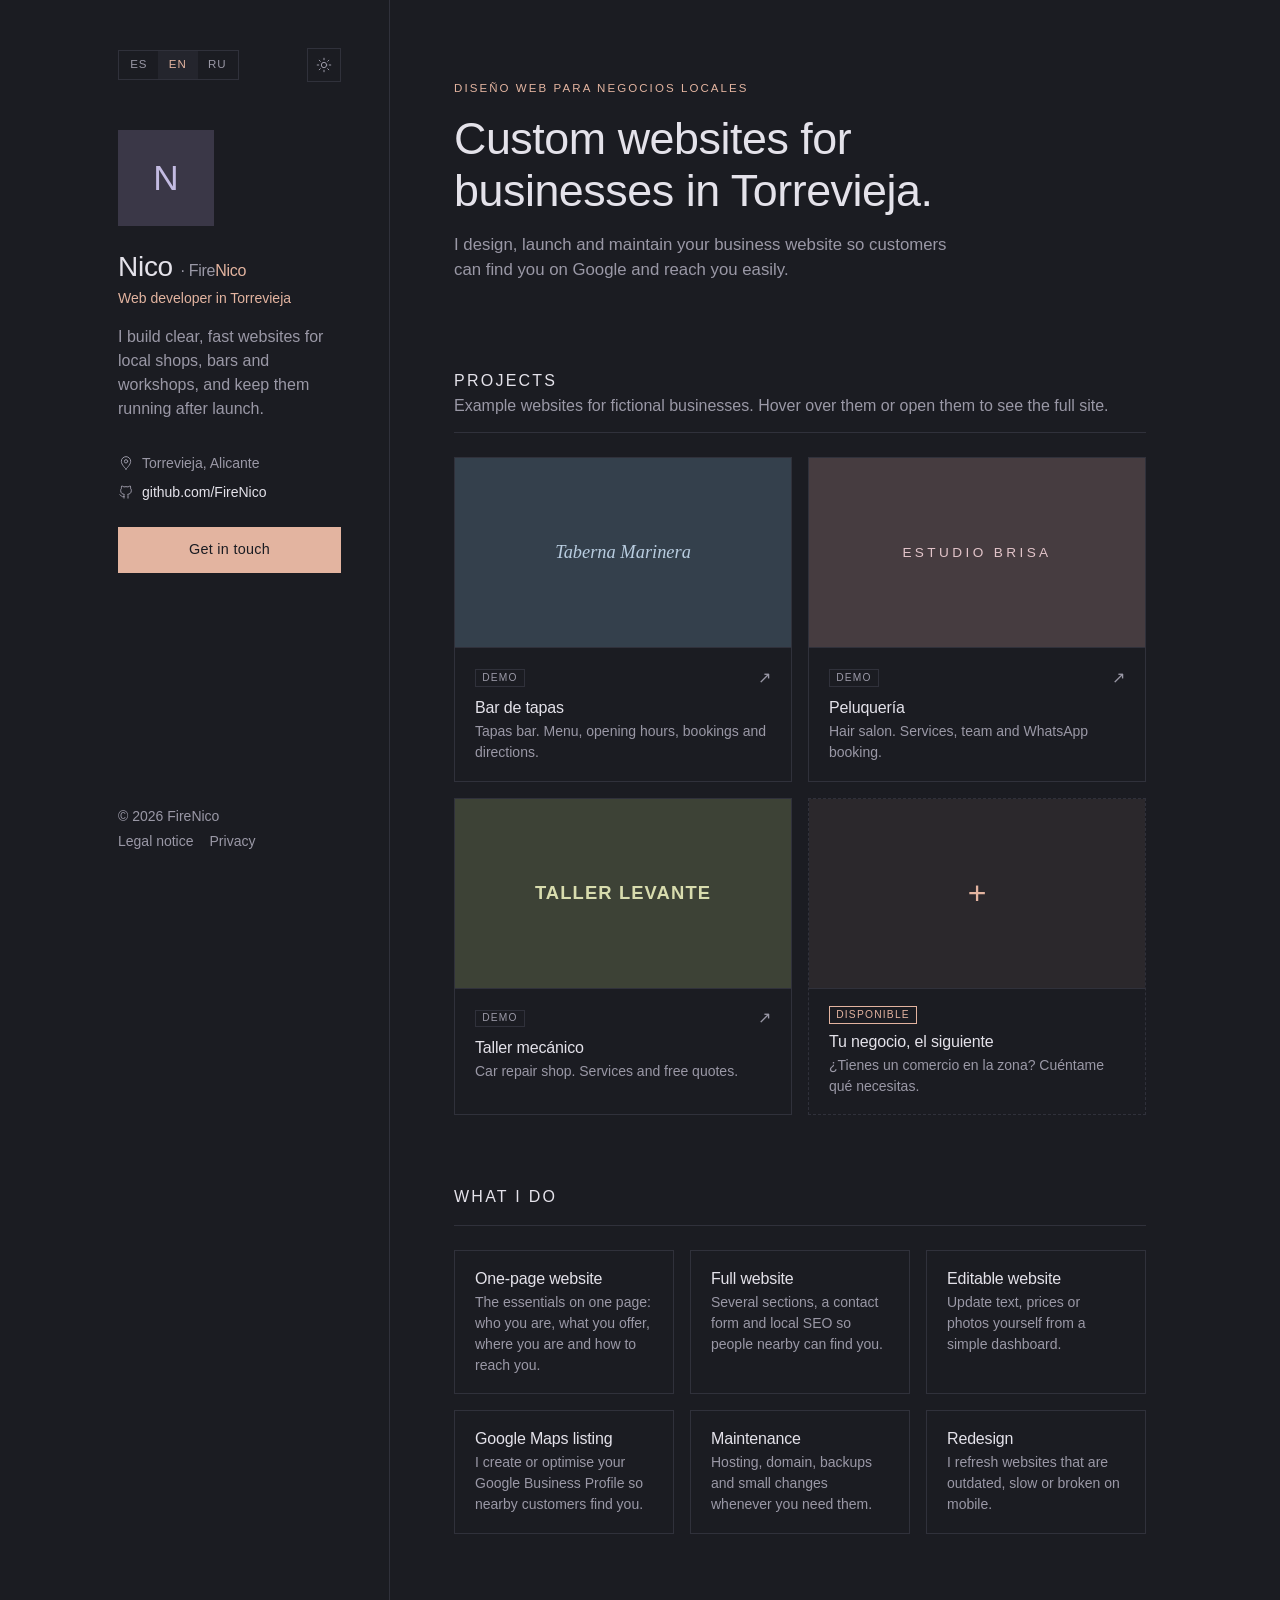
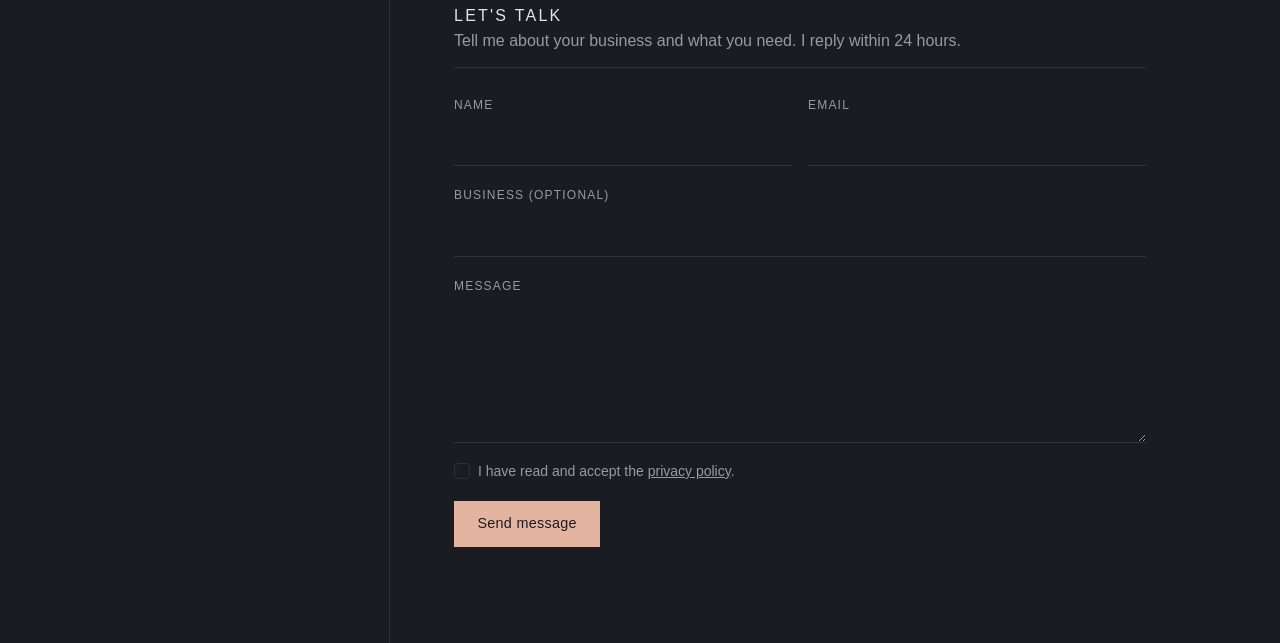
<file: index.html>
<!DOCTYPE html>
<html lang="es" data-bs-theme="dark">
<head>
  <meta charset="UTF-8">
  <meta name="viewport" content="width=device-width, initial-scale=1">
  <title>FireNico · Diseño web para negocios en Torrevieja</title>
  <meta name="description" content="Webs rápidas, claras y bien posicionadas para comercios y negocios locales de Torrevieja y la Vega Baja.">
  <!-- TODO: cambia la URL por tu dominio propio cuando lo tengas -->
  <link rel="canonical" href="https://firenico-portfolio.netlify.app/">
  <meta property="og:type" content="website">
  <meta property="og:title" content="FireNico · Diseño web para negocios en Torrevieja">
  <meta property="og:description" content="Webs rápidas y sencillas para negocios locales de Torrevieja.">
  <meta property="og:url" content="https://firenico-portfolio.netlify.app/">
  <meta property="og:locale" content="es_ES">
  <link rel="icon" href="favicon.svg" type="image/svg+xml">

  <!-- Aplica el tema guardado antes de pintar la página (evita parpadeo) -->
  <script>
    try {
      const t = localStorage.getItem('theme');
      if (t === 'light' || t === 'dark') document.documentElement.dataset.bsTheme = t;
    } catch (e) {}
  </script>
  <link rel="stylesheet" href="vendor/bootstrap/bootstrap.min.css">
  <link rel="stylesheet" href="css/styles.css">

  <script type="application/ld+json">
  {
    "@context": "https://schema.org",
    "@type": "ProfessionalService",
    "name": "FireNico",
    "description": "Diseño y desarrollo web para negocios locales.",
    "url": "https://firenico-portfolio.netlify.app/",
    "areaServed": ["Torrevieja", "Orihuela Costa", "Guardamar del Segura", "Vega Baja del Segura"],
    "address": { "@type": "PostalAddress", "addressLocality": "Torrevieja", "addressRegion": "Alicante", "addressCountry": "ES" },
    "sameAs": ["https://github.com/FireNico"]
  }
  </script>
</head>
<body>
  <a class="visually-hidden-focusable position-absolute top-0 start-0 m-3 px-3 py-2 bg-body-tertiary text-body z-3" href="#main" data-i18n="skip">Saltar al contenido</a>

  <div class="container-xl px-0">
    <div class="row g-0">
      <!-- ============ COLUMNA IZQUIERDA ============ -->
      <aside class="col-12 col-lg-auto sidebar border-bottom">
        <div class="sidebar-inner sticky-lg-top d-flex flex-column p-4 px-lg-5 py-lg-5">
          <div class="d-flex justify-content-between align-items-center mb-5">
            <div class="lang btn-group border p-1" role="group" aria-label="Idioma" data-i18n-attr="aria-label:langLabel">
              <button type="button" class="btn" data-lang="es" aria-pressed="true">ES</button>
              <button type="button" class="btn" data-lang="en" aria-pressed="false">EN</button>
              <button type="button" class="btn" data-lang="ru" aria-pressed="false">RU</button>
            </div>
            <button type="button" class="btn theme-toggle d-flex align-items-center justify-content-center" aria-label="Cambiar tema" data-i18n-attr="aria-label:themeLabel">
              <svg class="icon icon-sun" viewBox="0 0 24 24" aria-hidden="true"><circle cx="12" cy="12" r="4"/><path d="M12 2v2M12 20v2M4.9 4.9l1.4 1.4M17.7 17.7l1.4 1.4M2 12h2M20 12h2M4.9 19.1l1.4-1.4M17.7 6.3l1.4-1.4"/></svg>
              <svg class="icon icon-moon" viewBox="0 0 24 24" aria-hidden="true"><path d="M21 12.8A9 9 0 1 1 11.2 3a7 7 0 0 0 9.8 9.8z"/></svg>
            </button>
          </div>

          <!--
            TODO: tu foto. Guarda una imagen cuadrada (mín. 400x400) como img/foto.jpg
            y sustituye el <div class="avatar ..."> por:
            <img class="avatar mb-4" src="img/foto.jpg" alt="Foto de Nico" width="120" height="120">
          -->
          <div class="avatar d-flex align-items-center justify-content-center text-white fw-semibold mb-4" role="img" aria-label="Nico">N</div>

          <h1 class="fs-3 mb-1">Nico <span class="fs-6 fw-medium text-body-secondary">· Fire<span class="text-accent">Nico</span></span></h1>
          <p class="text-accent small fw-medium mb-3" data-i18n="role">Desarrollador web · Torrevieja</p>
          <p class="text-body-secondary" data-i18n="bio">Creo webs sencillas, rápidas y bien posicionadas para negocios locales. Trato directo y sin tecnicismos.</p>

          <ul class="list-unstyled d-grid gap-2 mt-3 mb-4">
            <!-- TODO: descomenta y rellena cuando quieras mostrar tu contacto
            <li class="d-flex align-items-center gap-2 small text-body-secondary">
              <svg class="icon" viewBox="0 0 24 24" aria-hidden="true"><rect x="3" y="5" width="18" height="14" rx="2"/><path d="m3 7 9 6 9-6"/></svg>
              <a class="link-accent text-body" href="mailto:tu@email.com">tu@email.com</a>
            </li>
            <li class="d-flex align-items-center gap-2 small text-body-secondary">
              <svg class="icon" viewBox="0 0 24 24" aria-hidden="true"><path d="M21 11.5a8.4 8.4 0 0 1-12.6 7.3L3 20.5l1.8-5.2A8.4 8.4 0 1 1 21 11.5z"/></svg>
              <a class="link-accent text-body" href="https://wa.me/34600000000" target="_blank" rel="noopener">WhatsApp</a>
            </li>
            -->
            <li class="d-flex align-items-center gap-2 small text-body-secondary">
              <svg class="icon" viewBox="0 0 24 24" aria-hidden="true"><path d="M12 21s-7-6.2-7-11.5a7 7 0 0 1 14 0C19 14.8 12 21 12 21z"/><circle cx="12" cy="9.5" r="2.5"/></svg>
              <span>Torrevieja, Alicante</span>
            </li>
            <li class="d-flex align-items-center gap-2 small text-body-secondary">
              <svg class="icon" viewBox="0 0 24 24" aria-hidden="true"><path d="M9 19c-4.3 1.4-4.3-2.5-6-3m12 5v-3.5c0-1 .1-1.4-.5-2 2.8-.3 5.5-1.4 5.5-6a4.6 4.6 0 0 0-1.3-3.2 4.2 4.2 0 0 0-.1-3.2s-1.1-.3-3.5 1.3a12.3 12.3 0 0 0-6.2 0C6.5 2.8 5.4 3.1 5.4 3.1a4.2 4.2 0 0 0-.1 3.2A4.6 4.6 0 0 0 4 9.5c0 4.6 2.7 5.7 5.5 6-.6.6-.6 1.2-.5 2V21"/></svg>
              <a class="link-accent text-body" href="https://github.com/FireNico" target="_blank" rel="noopener">github.com/FireNico</a>
            </li>
          </ul>

          <a href="#contacto" class="btn btn-fn w-100" data-i18n="ctaTalk">Hablemos de tu web</a>

          <footer class="mt-auto pt-5 small text-body-secondary d-flex flex-column gap-1">
            <p class="mb-0">© <span id="year">2026</span> FireNico</p>
            <nav class="d-flex flex-wrap column-gap-3" aria-label="Legal">
              <a class="link-muted" href="aviso-legal.html" data-i18n="legal">Aviso legal</a>
              <a class="link-muted" href="privacidad.html" data-i18n="privacy">Privacidad</a>
            </nav>
          </footer>
        </div>
      </aside>

      <!-- ============ COLUMNA DERECHA ============ -->
      <main id="main" class="col-12 col-lg content px-4 py-5">
        <section class="mb-5 pb-4">
          <p class="eyebrow text-uppercase text-accent fw-semibold mb-3" data-i18n="introEyebrow">Diseño web para negocios locales</p>
          <h2 class="intro-title mb-3" data-i18n="introTitle">Webs sencillas y rápidas para negocios de Torrevieja.</h2>
          <p class="lead text-body-secondary" data-i18n="introLead">Diseño, publico y mantengo la web de tu negocio para que tus clientes te encuentren en Google y te contacten sin complicaciones.</p>
        </section>

        <section id="proyectos" class="block mb-5 pb-4">
          <header class="mb-4">
            <h2 class="fs-4 mb-1" data-i18n="projectsTitle">Proyectos</h2>
            <p class="text-body-secondary mb-0" data-i18n="projectsSub">Webs demo de negocios ficticios para que veas cómo podría quedar la tuya.</p>
          </header>

          <div class="row row-cols-1 row-cols-md-2 g-3">
            <div class="col">
              <a class="card card-project h-100 overflow-hidden text-decoration-none" href="demos/bar/">
                <div class="ratio ratio-16x9 thumb thumb-bar" aria-hidden="true"><span class="d-flex align-items-center justify-content-center">Taberna Marinera</span></div>
                <div class="card-body">
                  <div class="d-flex justify-content-between align-items-center mb-2"><span class="badge text-uppercase tag" data-i18n="demo">Demo</span><span class="arrow text-body-secondary" aria-hidden="true">↗</span></div>
                  <h3 class="card-title fs-6 mb-1" data-i18n="barTitle">Bar de tapas</h3>
                  <p class="card-text small text-body-secondary" data-i18n="barDesc">Carta, horario, reservas y ubicación.</p>
                </div>
              </a>
            </div>

            <div class="col">
              <a class="card card-project h-100 overflow-hidden text-decoration-none" href="demos/peluqueria/">
                <div class="ratio ratio-16x9 thumb thumb-pelu" aria-hidden="true"><span class="d-flex align-items-center justify-content-center">Estudio Brisa</span></div>
                <div class="card-body">
                  <div class="d-flex justify-content-between align-items-center mb-2"><span class="badge text-uppercase tag" data-i18n="demo">Demo</span><span class="arrow text-body-secondary" aria-hidden="true">↗</span></div>
                  <h3 class="card-title fs-6 mb-1" data-i18n="peluTitle">Peluquería</h3>
                  <p class="card-text small text-body-secondary" data-i18n="peluDesc">Servicios, equipo y botón de cita directa.</p>
                </div>
              </a>
            </div>

            <div class="col">
              <a class="card card-project h-100 overflow-hidden text-decoration-none" href="demos/taller/">
                <div class="ratio ratio-16x9 thumb thumb-taller" aria-hidden="true"><span class="d-flex align-items-center justify-content-center">Taller Levante</span></div>
                <div class="card-body">
                  <div class="d-flex justify-content-between align-items-center mb-2"><span class="badge text-uppercase tag" data-i18n="demo">Demo</span><span class="arrow text-body-secondary" aria-hidden="true">↗</span></div>
                  <h3 class="card-title fs-6 mb-1" data-i18n="tallerTitle">Taller mecánico</h3>
                  <p class="card-text small text-body-secondary" data-i18n="tallerDesc">Servicios, confianza y solicitud de presupuesto.</p>
                </div>
              </a>
            </div>

            <div class="col">
              <a class="card card-project card-next h-100 overflow-hidden text-decoration-none" href="#contacto">
                <div class="ratio ratio-16x9 thumb thumb-next" aria-hidden="true"><span class="d-flex align-items-center justify-content-center">+</span></div>
                <div class="card-body">
                  <div class="d-flex justify-content-between align-items-center mb-2"><span class="badge text-uppercase tag tag-accent" data-i18n="nextTag">Disponible</span></div>
                  <h3 class="card-title fs-6 mb-1" data-i18n="nextTitle">Tu negocio, el siguiente</h3>
                  <p class="card-text small text-body-secondary" data-i18n="nextDesc">¿Tienes un comercio en la zona? Cuéntame qué necesitas.</p>
                </div>
              </a>
            </div>
          </div>
        </section>

        <section id="servicios" class="block mb-5 pb-4">
          <header class="mb-4">
            <h2 class="fs-4 mb-1" data-i18n="servicesTitle">Servicios</h2>
          </header>
          <ul class="row row-cols-1 row-cols-sm-2 row-cols-xl-3 g-3 list-unstyled mb-0">
            <li class="col"><div class="card h-100"><div class="card-body"><h3 class="fs-6 mb-1" data-i18n="s1t">Web de presentación</h3><p class="small text-body-secondary mb-0" data-i18n="s1d">Lo esencial: quién eres, qué ofreces, dónde estás y cómo contactarte.</p></div></div></li>
            <li class="col"><div class="card h-100"><div class="card-body"><h3 class="fs-6 mb-1" data-i18n="s2t">Web completa</h3><p class="small text-body-secondary mb-0" data-i18n="s2d">Varias secciones, formulario y SEO local para aparecer en tu zona.</p></div></div></li>
            <li class="col"><div class="card h-100"><div class="card-body"><h3 class="fs-6 mb-1" data-i18n="s3t">Web editable</h3><p class="small text-body-secondary mb-0" data-i18n="s3d">Cambia tú mismo textos, precios o fotos desde un panel sencillo.</p></div></div></li>
            <li class="col"><div class="card h-100"><div class="card-body"><h3 class="fs-6 mb-1" data-i18n="s4t">Google Maps</h3><p class="small text-body-secondary mb-0" data-i18n="s4d">Creo u optimizo tu ficha de Google Business Profile.</p></div></div></li>
            <li class="col"><div class="card h-100"><div class="card-body"><h3 class="fs-6 mb-1" data-i18n="s5t">Mantenimiento</h3><p class="small text-body-secondary mb-0" data-i18n="s5d">Alojamiento, dominio, copias de seguridad y pequeños cambios.</p></div></div></li>
            <li class="col"><div class="card h-100"><div class="card-body"><h3 class="fs-6 mb-1" data-i18n="s6t">Rediseño</h3><p class="small text-body-secondary mb-0" data-i18n="s6d">Renuevo webs anticuadas, lentas o que no se ven bien en el móvil.</p></div></div></li>
          </ul>
        </section>

        <section id="contacto" class="block">
          <header class="mb-4">
            <h2 class="fs-4 mb-1" data-i18n="contactTitle">Contacto</h2>
            <p class="text-body-secondary mb-0" data-i18n="contactSub">Cuéntame qué negocio tienes y qué necesitas. Te respondo en menos de 24 horas.</p>
          </header>

          <!-- TODO: sustituye TU_ACCESS_KEY por tu clave de https://web3forms.com -->
          <form class="row g-3 contact-form" id="contact-form" action="https://api.web3forms.com/submit" method="POST">
            <input type="hidden" name="access_key" value="TU_ACCESS_KEY">
            <input type="hidden" name="subject" value="Nuevo mensaje desde el portfolio">
            <input type="checkbox" name="botcheck" class="d-none" tabindex="-1" autocomplete="off" aria-hidden="true">

            <div class="col-md-6">
              <label for="nombre" class="form-label small fw-medium" data-i18n="fName">Nombre</label>
              <input id="nombre" name="nombre" type="text" class="form-control" autocomplete="name" required>
            </div>
            <div class="col-md-6">
              <label for="email" class="form-label small fw-medium" data-i18n="fEmail">Email</label>
              <input id="email" name="email" type="email" class="form-control" autocomplete="email" required>
            </div>
            <div class="col-12">
              <label for="negocio" class="form-label small fw-medium"><span data-i18n="fBusiness">Negocio</span> <span class="fw-normal text-body-secondary" data-i18n="fOptional">(opcional)</span></label>
              <input id="negocio" name="negocio" type="text" class="form-control">
            </div>
            <div class="col-12">
              <label for="mensaje" class="form-label small fw-medium" data-i18n="fMessage">Mensaje</label>
              <textarea id="mensaje" name="mensaje" rows="5" class="form-control" required></textarea>
            </div>
            <div class="col-12">
              <div class="form-check">
                <input id="privacidad" name="privacidad" type="checkbox" class="form-check-input" required>
                <label for="privacidad" class="form-check-label small text-body-secondary" data-i18n-html="fPrivacy">He leído y acepto la <a href="privacidad.html">política de privacidad</a>.</label>
              </div>
            </div>
            <div class="col-12">
              <button type="submit" class="btn btn-fn" data-i18n="fSend">Enviar mensaje</button>
              <p class="form-status small mt-3 mb-0" role="status" aria-live="polite"></p>
            </div>
          </form>
        </section>
      </main>
    </div>
  </div>

  <script src="js/i18n.js" defer></script>
  <script src="js/main.js" defer></script>
</body>
</html>
</file>
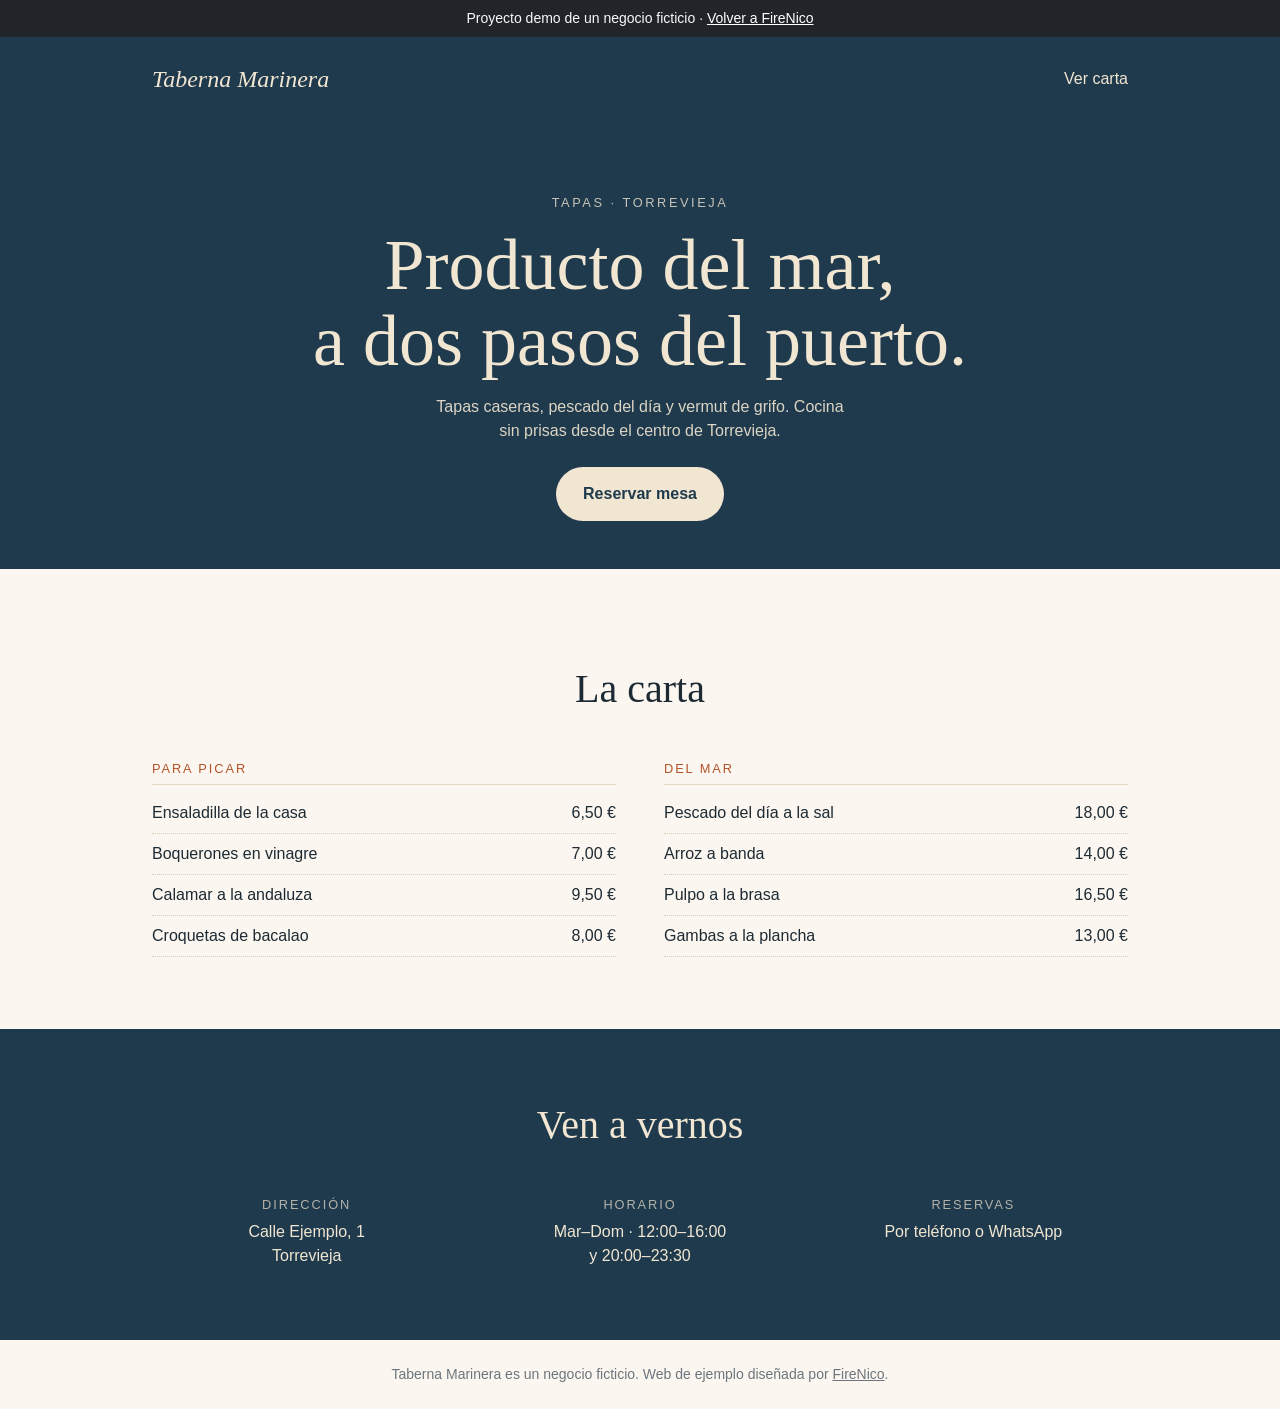
<file: demos/bar/index.html>
<!DOCTYPE html>
<html lang="es">
<head>
  <meta charset="UTF-8">
  <meta name="viewport" content="width=device-width, initial-scale=1">
  <title>Taberna Marinera · Demo · FireNico</title>
  <meta name="description" content="Web de ejemplo para un bar de tapas en Torrevieja. Proyecto demo de FireNico.">
  <meta name="robots" content="noindex">
  <link rel="icon" href="../../favicon.svg" type="image/svg+xml">
  <link rel="stylesheet" href="../../vendor/bootstrap/bootstrap.min.css">
  <style>
    :root {
      --navy:#1f3a4d; --sand:#f1e6d2; --cream:#fbf7f0; --ink:#1d2a33; --rust:#b4532a;
      --bs-body-bg: var(--cream); --bs-body-color: var(--ink);
      --bs-body-font-family: ui-sans-serif, -apple-system, "Segoe UI", Roboto, Arial, sans-serif;
    }
    a { color: inherit; }
    .serif { font-family: Georgia, "Times New Roman", serif; }
    .bg-navy { background: var(--navy); color: var(--sand); }
    .text-rust { color: var(--rust); }
    .kicker { letter-spacing:.2em; font-size:.8rem; opacity:.8; }
    .hero-title { font-size:clamp(2.5rem,7vw,4.5rem); line-height:1.05; }
    .hero-text { max-width:46ch; opacity:.9; }
    .btn-sand { --bs-btn-bg: var(--sand); --bs-btn-color: var(--navy); --bs-btn-hover-bg: #fff; --bs-btn-hover-color: var(--navy); --bs-btn-padding-x: 1.6rem; --bs-btn-padding-y: .85rem; --bs-btn-font-weight: 600; }
    .menu-head { font-size:.8rem; letter-spacing:.15em; border-bottom:1px solid #e3d7c3; }
    .menu-item { border-bottom:1px dotted #d9ccb6; }
    .menu-item span:last-child { font-variant-numeric: tabular-nums; }
    .info-head { font-size:.8rem; letter-spacing:.15em; opacity:.7; }
  </style>
</head>
<body>
  <div class="bg-dark text-light small text-center py-2 px-3">Proyecto demo de un negocio ficticio · <a class="text-white" href="../../">Volver a FireNico</a></div>

  <header class="bg-navy">
    <div class="container d-flex justify-content-between align-items-center py-4" style="max-width:1000px">
      <span class="serif fst-italic fs-4">Taberna Marinera</span>
      <a class="text-decoration-none" href="#carta">Ver carta</a>
    </div>
    <div class="container text-center pt-5 pb-5 mb-4" style="max-width:1000px">
      <p class="kicker text-uppercase mt-4">Tapas · Torrevieja</p>
      <h1 class="hero-title serif fw-normal mt-2 mb-3">Producto del mar,<br>a dos pasos del puerto.</h1>
      <p class="hero-text mx-auto mb-4">Tapas caseras, pescado del día y vermut de grifo. Cocina sin prisas desde el centro de Torrevieja.</p>
      <a class="btn btn-sand rounded-pill" href="#reservas">Reservar mesa</a>
    </div>
  </header>

  <main>
    <section id="carta" class="py-5">
      <div class="container py-lg-4" style="max-width:1000px">
        <h2 class="serif fw-normal display-6 text-center mb-5">La carta</h2>
        <div class="row g-5">
          <div class="col-md-6">
            <h3 class="menu-head text-uppercase text-rust pb-2">Para picar</h3>
            <div class="menu-item d-flex justify-content-between gap-3 py-2"><span>Ensaladilla de la casa</span><span class="text-nowrap">6,50 €</span></div>
            <div class="menu-item d-flex justify-content-between gap-3 py-2"><span>Boquerones en vinagre</span><span class="text-nowrap">7,00 €</span></div>
            <div class="menu-item d-flex justify-content-between gap-3 py-2"><span>Calamar a la andaluza</span><span class="text-nowrap">9,50 €</span></div>
            <div class="menu-item d-flex justify-content-between gap-3 py-2"><span>Croquetas de bacalao</span><span class="text-nowrap">8,00 €</span></div>
          </div>
          <div class="col-md-6">
            <h3 class="menu-head text-uppercase text-rust pb-2">Del mar</h3>
            <div class="menu-item d-flex justify-content-between gap-3 py-2"><span>Pescado del día a la sal</span><span class="text-nowrap">18,00 €</span></div>
            <div class="menu-item d-flex justify-content-between gap-3 py-2"><span>Arroz a banda</span><span class="text-nowrap">14,00 €</span></div>
            <div class="menu-item d-flex justify-content-between gap-3 py-2"><span>Pulpo a la brasa</span><span class="text-nowrap">16,50 €</span></div>
            <div class="menu-item d-flex justify-content-between gap-3 py-2"><span>Gambas a la plancha</span><span class="text-nowrap">13,00 €</span></div>
          </div>
        </div>
      </div>
    </section>

    <section id="reservas" class="bg-navy py-5">
      <div class="container py-lg-4" style="max-width:1000px">
        <h2 class="serif fw-normal display-6 text-center mb-5">Ven a vernos</h2>
        <div class="row row-cols-1 row-cols-md-3 g-4 text-center">
          <div class="col"><h3 class="info-head text-uppercase mb-2">Dirección</h3><p class="mb-0">Calle Ejemplo, 1<br>Torrevieja</p></div>
          <div class="col"><h3 class="info-head text-uppercase mb-2">Horario</h3><p class="mb-0">Mar–Dom · 12:00–16:00<br>y 20:00–23:30</p></div>
          <div class="col"><h3 class="info-head text-uppercase mb-2">Reservas</h3><p class="mb-0">Por teléfono o WhatsApp</p></div>
        </div>
      </div>
    </section>
  </main>

  <footer class="text-center py-4 small text-secondary">Taberna Marinera es un negocio ficticio. Web de ejemplo diseñada por <a href="../../">FireNico</a>.</footer>
</body>
</html>
</file>
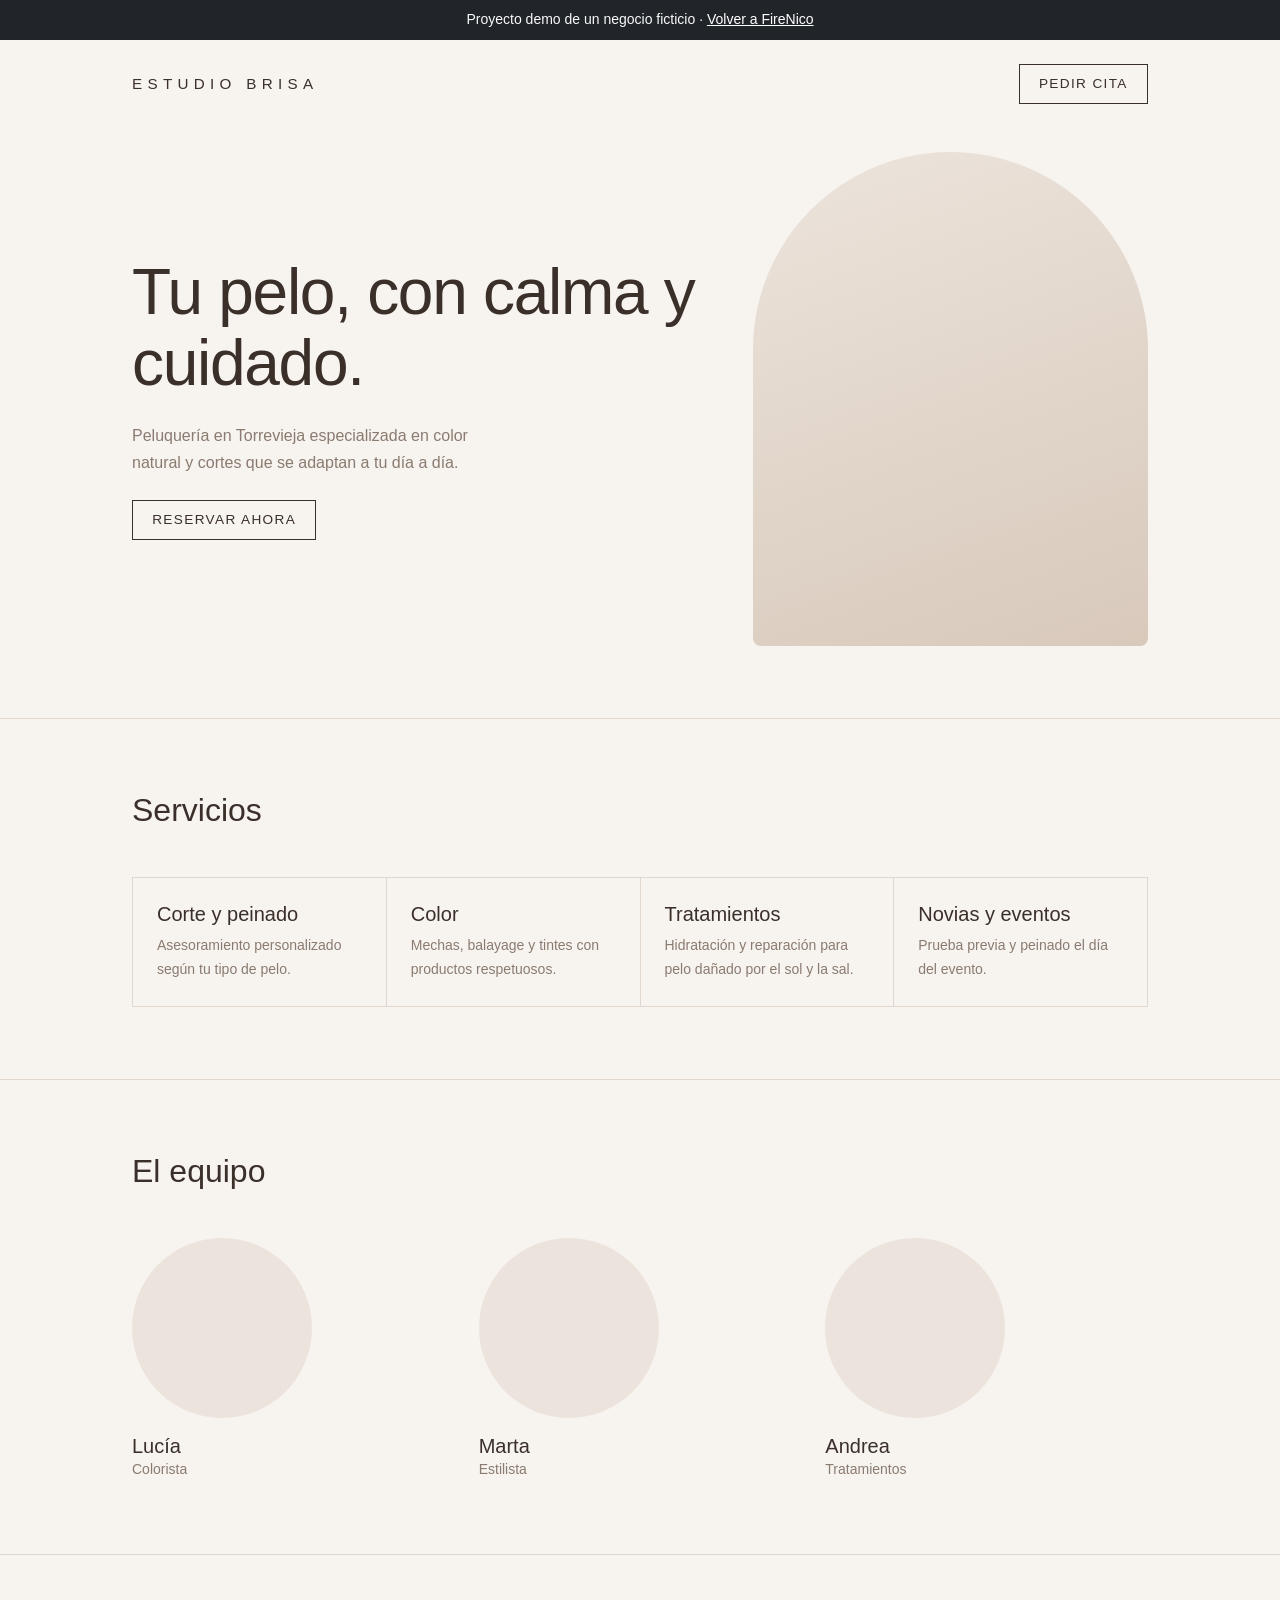
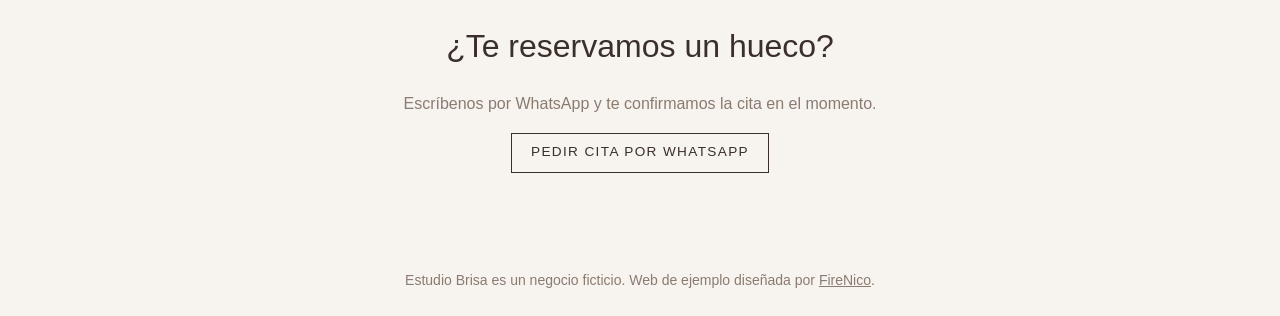
<file: demos/peluqueria/index.html>
<!DOCTYPE html>
<html lang="es">
<head>
  <meta charset="UTF-8">
  <meta name="viewport" content="width=device-width, initial-scale=1">
  <title>Estudio Brisa · Demo · FireNico</title>
  <meta name="description" content="Web de ejemplo para una peluquería en Torrevieja. Proyecto demo de FireNico.">
  <meta name="robots" content="noindex">
  <link rel="icon" href="../../favicon.svg" type="image/svg+xml">
  <link rel="stylesheet" href="../../vendor/bootstrap/bootstrap.min.css">
  <style>
    :root {
      --bg:#f7f3ef; --sand:#ece4dc; --ink:#3a2f29; --muted:#8a7b70; --line:#e0d6cc;
      --bs-body-bg: var(--bg); --bs-body-color: var(--ink);
      --bs-body-font-family: ui-sans-serif, -apple-system, "Segoe UI", Roboto, Arial, sans-serif;
      --bs-body-font-weight: 300; --bs-body-line-height: 1.7;
    }
    a { color: inherit; }
    .wrap { max-width: 1040px; }
    .text-muted-brand { color: var(--muted); }
    .brand { letter-spacing:.35em; font-size:.95rem; }
    .btn-cita {
      --bs-btn-color: var(--ink); --bs-btn-border-color: var(--ink); --bs-btn-border-radius: 0;
      --bs-btn-hover-bg: var(--ink); --bs-btn-hover-color: var(--bg); --bs-btn-hover-border-color: var(--ink);
      --bs-btn-font-size: .85rem; --bs-btn-font-weight: 300; --bs-btn-padding-x: 1.2rem; --bs-btn-padding-y: .55rem;
      letter-spacing:.1em;
    }
    .hero-title { font-size:clamp(2.4rem,6vw,4rem); line-height:1.1; letter-spacing:-.02em; }
    .hero-text { max-width:42ch; }
    .visual { aspect-ratio:4/5; background:linear-gradient(160deg,var(--sand),#d8c9bb); border-radius:200px 200px 8px 8px; }
    .section { border-top:1px solid var(--line); }
    .services { display:grid; gap:1px; grid-template-columns:repeat(auto-fit,minmax(230px,1fr)); background: var(--line); border:1px solid var(--line); }
    .service { background: var(--bg); }
    .ph { aspect-ratio:1; background:var(--sand); max-width:180px; }
  </style>
</head>
<body>
  <div class="bg-dark text-light small text-center py-2 px-3 fw-normal">Proyecto demo de un negocio ficticio · <a class="text-white" href="../../">Volver a FireNico</a></div>

  <div class="container wrap">
    <nav class="d-flex justify-content-between align-items-center py-4">
      <span class="brand text-uppercase fw-normal">Estudio Brisa</span>
      <a class="btn btn-cita text-uppercase" href="#cita">Pedir cita</a>
    </nav>

    <header class="row align-items-center g-5 pt-4 pb-5 mb-4">
      <div class="col-md-6 col-lg-7">
        <h1 class="hero-title fw-light mb-4">Tu pelo, con calma y cuidado.</h1>
        <p class="hero-text text-muted-brand mb-4">Peluquería en Torrevieja especializada en color natural y cortes que se adaptan a tu día a día.</p>
        <a class="btn btn-cita text-uppercase" href="#cita">Reservar ahora</a>
      </div>
      <div class="col-md-6 col-lg-5">
        <div class="visual" role="img" aria-label="Imagen del salón"></div>
      </div>
    </header>
  </div>

  <main>
    <section class="section py-5">
      <div class="container wrap py-lg-4">
        <h2 class="fw-light fs-2 mb-5">Servicios</h2>
        <div class="services">
          <div class="service p-4"><h3 class="fw-normal fs-5 mb-2">Corte y peinado</h3><p class="text-muted-brand small mb-0">Asesoramiento personalizado según tu tipo de pelo.</p></div>
          <div class="service p-4"><h3 class="fw-normal fs-5 mb-2">Color</h3><p class="text-muted-brand small mb-0">Mechas, balayage y tintes con productos respetuosos.</p></div>
          <div class="service p-4"><h3 class="fw-normal fs-5 mb-2">Tratamientos</h3><p class="text-muted-brand small mb-0">Hidratación y reparación para pelo dañado por el sol y la sal.</p></div>
          <div class="service p-4"><h3 class="fw-normal fs-5 mb-2">Novias y eventos</h3><p class="text-muted-brand small mb-0">Prueba previa y peinado el día del evento.</p></div>
        </div>
      </div>
    </section>

    <section class="section py-5">
      <div class="container wrap py-lg-4">
        <h2 class="fw-light fs-2 mb-5">El equipo</h2>
        <div class="row row-cols-1 row-cols-sm-3 g-4">
          <div class="col"><div class="ph rounded-circle mb-3"></div><h3 class="fw-normal fs-5 mb-0">Lucía</h3><p class="text-muted-brand small mb-0">Colorista</p></div>
          <div class="col"><div class="ph rounded-circle mb-3"></div><h3 class="fw-normal fs-5 mb-0">Marta</h3><p class="text-muted-brand small mb-0">Estilista</p></div>
          <div class="col"><div class="ph rounded-circle mb-3"></div><h3 class="fw-normal fs-5 mb-0">Andrea</h3><p class="text-muted-brand small mb-0">Tratamientos</p></div>
        </div>
      </div>
    </section>

    <section id="cita" class="section py-5 text-center">
      <div class="container wrap py-lg-4">
        <h2 class="fw-light fs-2 mb-4">¿Te reservamos un hueco?</h2>
        <p class="text-muted-brand">Escríbenos por WhatsApp y te confirmamos la cita en el momento.</p>
        <a class="btn btn-cita text-uppercase" href="#">Pedir cita por WhatsApp</a>
      </div>
    </section>
  </main>

  <footer class="text-center py-4 small text-muted-brand">Estudio Brisa es un negocio ficticio. Web de ejemplo diseñada por <a href="../../">FireNico</a>.</footer>
</body>
</html>
</file>
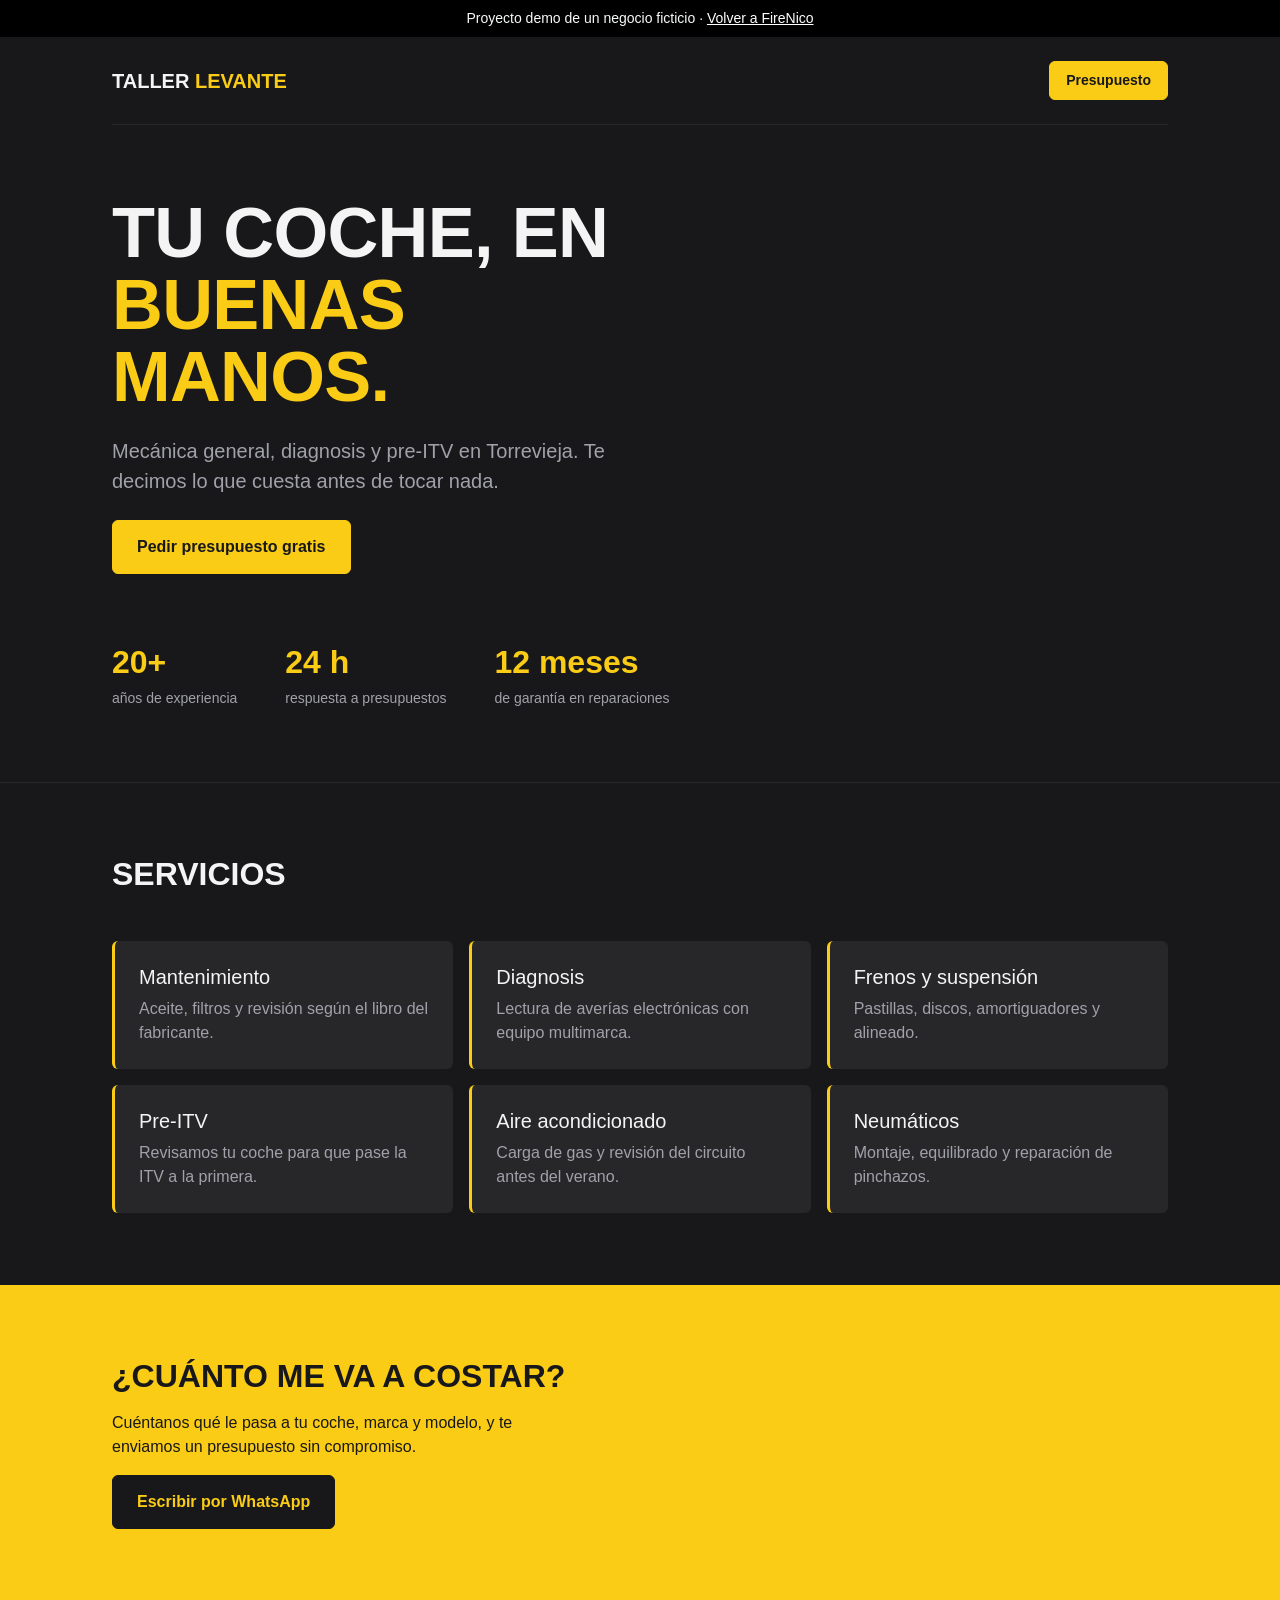
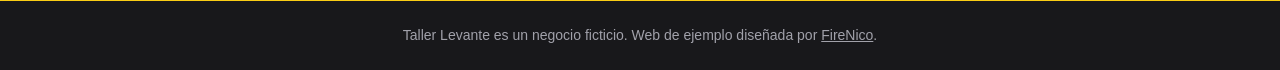
<file: demos/taller/index.html>
<!DOCTYPE html>
<html lang="es" data-bs-theme="dark">
<head>
  <meta charset="UTF-8">
  <meta name="viewport" content="width=device-width, initial-scale=1">
  <title>Taller Levante · Demo · FireNico</title>
  <meta name="description" content="Web de ejemplo para un taller mecánico en Torrevieja. Proyecto demo de FireNico.">
  <meta name="robots" content="noindex">
  <link rel="icon" href="../../favicon.svg" type="image/svg+xml">
  <link rel="stylesheet" href="../../vendor/bootstrap/bootstrap.min.css">
  <style>
    [data-bs-theme="dark"] {
      --dark:#18181b; --dark2:#27272a; --yellow:#facc15; --light:#f4f4f5; --muted:#a1a1aa;
      --bs-body-bg: var(--dark); --bs-body-color: var(--light);
      --bs-border-color: var(--dark2);
      --bs-body-font-family: ui-sans-serif, -apple-system, "Segoe UI", Roboto, Arial, sans-serif;
    }
    a { color: inherit; }
    .wrap { max-width: 1080px; }
    .text-yellow { color: var(--yellow); }
    .text-muted-brand { color: var(--muted); }
    .btn-yellow {
      --bs-btn-bg: var(--yellow); --bs-btn-color: var(--dark); --bs-btn-border-color: var(--yellow);
      --bs-btn-hover-bg: #fde047; --bs-btn-hover-color: var(--dark); --bs-btn-hover-border-color: #fde047;
      --bs-btn-font-weight: 700; --bs-btn-padding-x: 1.5rem; --bs-btn-padding-y: .85rem; --bs-btn-border-radius: 6px;
    }
    .btn-yellow.btn-sm { --bs-btn-padding-x: 1rem; --bs-btn-padding-y: .5rem; }
    .hero-title { font-size:clamp(2.4rem,6.5vw,4.4rem); line-height:1.02; letter-spacing:-.01em; max-width:14ch; }
    .hero-text { max-width:48ch; }
    .card-service { background: var(--dark2); border: 0; border-left: 3px solid var(--yellow); }
    .quote { background: var(--yellow); color: var(--dark); }
    .quote .btn-yellow { --bs-btn-bg: var(--dark); --bs-btn-color: var(--yellow); --bs-btn-border-color: var(--dark); --bs-btn-hover-bg: #000; --bs-btn-hover-color: var(--yellow); --bs-btn-hover-border-color: #000; }
  </style>
</head>
<body>
  <div class="bg-black text-light small text-center py-2 px-3">Proyecto demo de un negocio ficticio · <a class="text-white" href="../../">Volver a FireNico</a></div>

  <div class="container wrap">
    <nav class="d-flex justify-content-between align-items-center py-4 border-bottom">
      <span class="fw-bolder text-uppercase fs-5">Taller <span class="text-yellow">Levante</span></span>
      <a class="btn btn-yellow btn-sm" href="#presupuesto">Presupuesto</a>
    </nav>

    <header class="py-5 my-lg-4">
      <h1 class="hero-title fw-bolder text-uppercase mb-4">Tu coche, en <span class="text-yellow">buenas manos.</span></h1>
      <p class="hero-text text-muted-brand fs-5 mb-4">Mecánica general, diagnosis y pre-ITV en Torrevieja. Te decimos lo que cuesta antes de tocar nada.</p>
      <a class="btn btn-yellow" href="#presupuesto">Pedir presupuesto gratis</a>
      <div class="d-flex flex-wrap column-gap-5 row-gap-3 mt-5 pt-3">
        <div><strong class="d-block fs-2 text-yellow">20+</strong><span class="text-muted-brand small">años de experiencia</span></div>
        <div><strong class="d-block fs-2 text-yellow">24 h</strong><span class="text-muted-brand small">respuesta a presupuestos</span></div>
        <div><strong class="d-block fs-2 text-yellow">12 meses</strong><span class="text-muted-brand small">de garantía en reparaciones</span></div>
      </div>
    </header>
  </div>

  <main>
    <section class="border-top py-5">
      <div class="container wrap py-lg-4">
        <h2 class="fw-bolder text-uppercase fs-2 mb-5">Servicios</h2>
        <div class="row row-cols-1 row-cols-sm-2 row-cols-lg-3 g-3">
          <div class="col"><div class="card card-service h-100 p-4"><h3 class="fs-5 mb-2">Mantenimiento</h3><p class="text-muted-brand mb-0">Aceite, filtros y revisión según el libro del fabricante.</p></div></div>
          <div class="col"><div class="card card-service h-100 p-4"><h3 class="fs-5 mb-2">Diagnosis</h3><p class="text-muted-brand mb-0">Lectura de averías electrónicas con equipo multimarca.</p></div></div>
          <div class="col"><div class="card card-service h-100 p-4"><h3 class="fs-5 mb-2">Frenos y suspensión</h3><p class="text-muted-brand mb-0">Pastillas, discos, amortiguadores y alineado.</p></div></div>
          <div class="col"><div class="card card-service h-100 p-4"><h3 class="fs-5 mb-2">Pre-ITV</h3><p class="text-muted-brand mb-0">Revisamos tu coche para que pase la ITV a la primera.</p></div></div>
          <div class="col"><div class="card card-service h-100 p-4"><h3 class="fs-5 mb-2">Aire acondicionado</h3><p class="text-muted-brand mb-0">Carga de gas y revisión del circuito antes del verano.</p></div></div>
          <div class="col"><div class="card card-service h-100 p-4"><h3 class="fs-5 mb-2">Neumáticos</h3><p class="text-muted-brand mb-0">Montaje, equilibrado y reparación de pinchazos.</p></div></div>
        </div>
      </div>
    </section>

    <section class="quote py-5" id="presupuesto">
      <div class="container wrap py-lg-4">
        <h2 class="fw-bolder text-uppercase fs-2 mb-3">¿Cuánto me va a costar?</h2>
        <p style="max-width:50ch">Cuéntanos qué le pasa a tu coche, marca y modelo, y te enviamos un presupuesto sin compromiso.</p>
        <a class="btn btn-yellow" href="#">Escribir por WhatsApp</a>
      </div>
    </section>
  </main>

  <footer class="text-center py-4 small text-muted-brand">Taller Levante es un negocio ficticio. Web de ejemplo diseñada por <a href="../../">FireNico</a>.</footer>
</body>
</html>
</file>
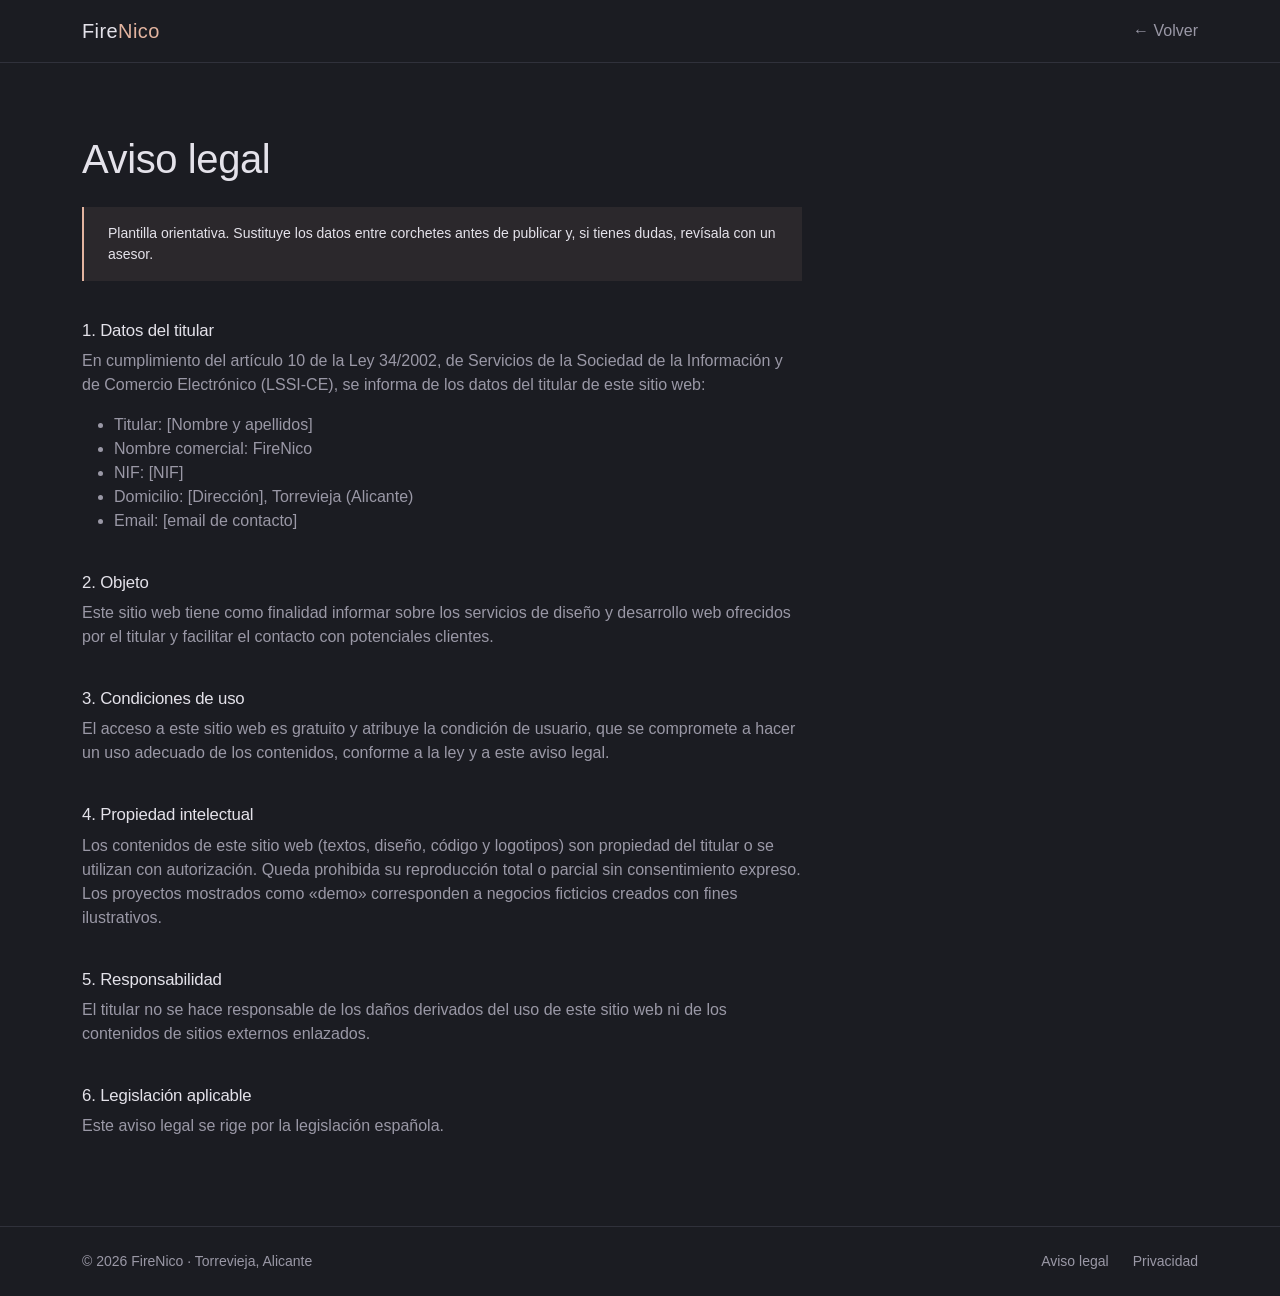
<file: aviso-legal.html>
<!DOCTYPE html>
<html lang="es" data-bs-theme="dark">
<head>
  <meta charset="UTF-8">
  <meta name="viewport" content="width=device-width, initial-scale=1">
  <title>Aviso legal · FireNico</title>
  <meta name="robots" content="noindex, follow">
  <link rel="icon" href="favicon.svg" type="image/svg+xml">
  <script>try{const t=localStorage.getItem('theme');if(t==='light'||t==='dark')document.documentElement.dataset.bsTheme=t}catch(e){}</script>
  <link rel="stylesheet" href="vendor/bootstrap/bootstrap.min.css">
  <link rel="stylesheet" href="css/styles.css">
</head>
<body>
  <header class="border-bottom">
    <div class="container d-flex align-items-center justify-content-between py-3">
      <a href="./" class="logo fs-5 fw-bold text-decoration-none">Fire<span class="text-accent">Nico</span></a>
      <a href="./" class="link-muted">← Volver</a>
    </div>
  </header>

  <main class="container py-5">
    <div class="legal py-lg-4">
    <h1 class="display-6 fw-semibold mb-4">Aviso legal</h1>

    <p class="note border px-4 py-3 small">Plantilla orientativa. Sustituye los datos entre corchetes antes de publicar y, si tienes dudas, revísala con un asesor.</p>

    <h2>1. Datos del titular</h2>
    <p>En cumplimiento del artículo 10 de la Ley 34/2002, de Servicios de la Sociedad de la Información y de Comercio Electrónico (LSSI-CE), se informa de los datos del titular de este sitio web:</p>
    <ul>
      <li>Titular: [Nombre y apellidos]</li>
      <li>Nombre comercial: FireNico</li>
      <li>NIF: [NIF]</li>
      <li>Domicilio: [Dirección], Torrevieja (Alicante)</li>
      <li>Email: [email de contacto]</li>
    </ul>

    <h2>2. Objeto</h2>
    <p>Este sitio web tiene como finalidad informar sobre los servicios de diseño y desarrollo web ofrecidos por el titular y facilitar el contacto con potenciales clientes.</p>

    <h2>3. Condiciones de uso</h2>
    <p>El acceso a este sitio web es gratuito y atribuye la condición de usuario, que se compromete a hacer un uso adecuado de los contenidos, conforme a la ley y a este aviso legal.</p>

    <h2>4. Propiedad intelectual</h2>
    <p>Los contenidos de este sitio web (textos, diseño, código y logotipos) son propiedad del titular o se utilizan con autorización. Queda prohibida su reproducción total o parcial sin consentimiento expreso. Los proyectos mostrados como «demo» corresponden a negocios ficticios creados con fines ilustrativos.</p>

    <h2>5. Responsabilidad</h2>
    <p>El titular no se hace responsable de los daños derivados del uso de este sitio web ni de los contenidos de sitios externos enlazados.</p>

    <h2>6. Legislación aplicable</h2>
    <p>Este aviso legal se rige por la legislación española.</p>
    </div>
  </main>

  <footer class="border-top py-4 small text-body-secondary">
    <div class="container d-flex flex-wrap justify-content-between gap-3">
      <p class="mb-0">© 2026 FireNico · Torrevieja, Alicante</p>
      <nav class="d-flex gap-4" aria-label="Legal"><a class="link-muted" href="aviso-legal.html">Aviso legal</a><a class="link-muted" href="privacidad.html">Privacidad</a></nav>
    </div>
  </footer>
</body>
</html>
</file>
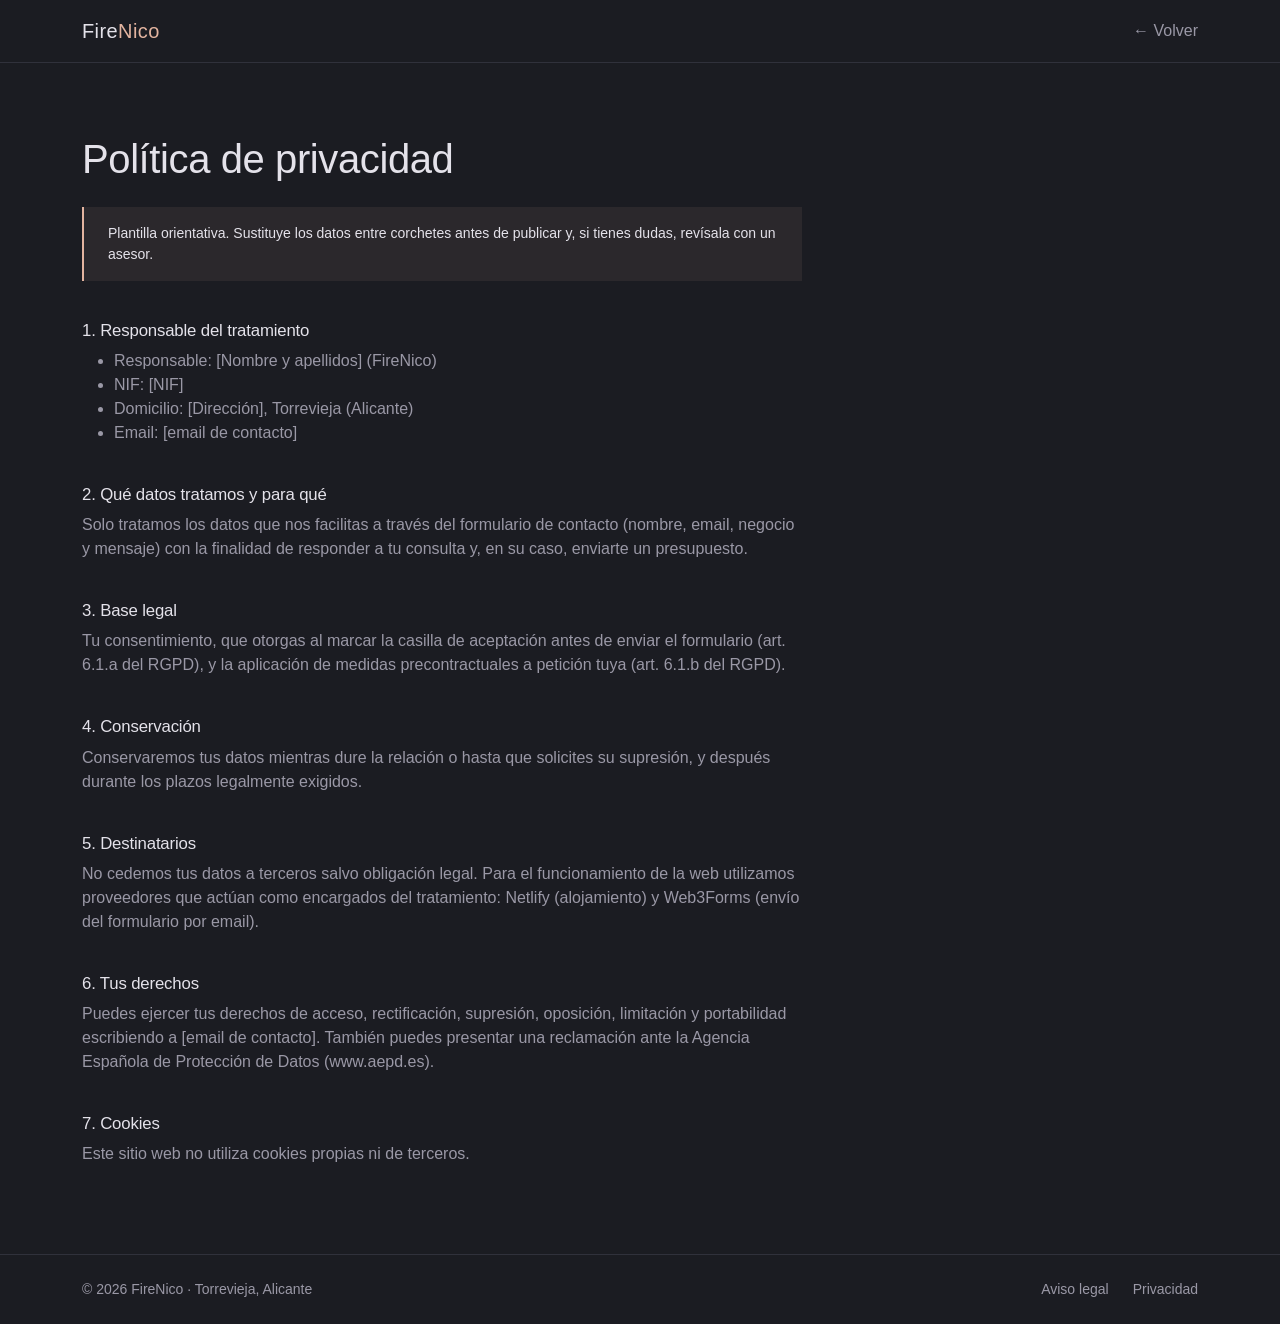
<file: privacidad.html>
<!DOCTYPE html>
<html lang="es" data-bs-theme="dark">
<head>
  <meta charset="UTF-8">
  <meta name="viewport" content="width=device-width, initial-scale=1">
  <title>Política de privacidad · FireNico</title>
  <meta name="robots" content="noindex, follow">
  <link rel="icon" href="favicon.svg" type="image/svg+xml">
  <script>try{const t=localStorage.getItem('theme');if(t==='light'||t==='dark')document.documentElement.dataset.bsTheme=t}catch(e){}</script>
  <link rel="stylesheet" href="vendor/bootstrap/bootstrap.min.css">
  <link rel="stylesheet" href="css/styles.css">
</head>
<body>
  <header class="border-bottom">
    <div class="container d-flex align-items-center justify-content-between py-3">
      <a href="./" class="logo fs-5 fw-bold text-decoration-none">Fire<span class="text-accent">Nico</span></a>
      <a href="./" class="link-muted">← Volver</a>
    </div>
  </header>

  <main class="container py-5">
    <div class="legal py-lg-4">
    <h1 class="display-6 fw-semibold mb-4">Política de privacidad</h1>

    <p class="note border px-4 py-3 small">Plantilla orientativa. Sustituye los datos entre corchetes antes de publicar y, si tienes dudas, revísala con un asesor.</p>

    <h2>1. Responsable del tratamiento</h2>
    <ul>
      <li>Responsable: [Nombre y apellidos] (FireNico)</li>
      <li>NIF: [NIF]</li>
      <li>Domicilio: [Dirección], Torrevieja (Alicante)</li>
      <li>Email: [email de contacto]</li>
    </ul>

    <h2>2. Qué datos tratamos y para qué</h2>
    <p>Solo tratamos los datos que nos facilitas a través del formulario de contacto (nombre, email, negocio y mensaje) con la finalidad de responder a tu consulta y, en su caso, enviarte un presupuesto.</p>

    <h2>3. Base legal</h2>
    <p>Tu consentimiento, que otorgas al marcar la casilla de aceptación antes de enviar el formulario (art. 6.1.a del RGPD), y la aplicación de medidas precontractuales a petición tuya (art. 6.1.b del RGPD).</p>

    <h2>4. Conservación</h2>
    <p>Conservaremos tus datos mientras dure la relación o hasta que solicites su supresión, y después durante los plazos legalmente exigidos.</p>

    <h2>5. Destinatarios</h2>
    <p>No cedemos tus datos a terceros salvo obligación legal. Para el funcionamiento de la web utilizamos proveedores que actúan como encargados del tratamiento: Netlify (alojamiento) y Web3Forms (envío del formulario por email).</p>

    <h2>6. Tus derechos</h2>
    <p>Puedes ejercer tus derechos de acceso, rectificación, supresión, oposición, limitación y portabilidad escribiendo a [email de contacto]. También puedes presentar una reclamación ante la Agencia Española de Protección de Datos (www.aepd.es).</p>

    <h2>7. Cookies</h2>
    <p>Este sitio web no utiliza cookies propias ni de terceros.</p>
    </div>
  </main>

  <footer class="border-top py-4 small text-body-secondary">
    <div class="container d-flex flex-wrap justify-content-between gap-3">
      <p class="mb-0">© 2026 FireNico · Torrevieja, Alicante</p>
      <nav class="d-flex gap-4" aria-label="Legal"><a class="link-muted" href="aviso-legal.html">Aviso legal</a><a class="link-muted" href="privacidad.html">Privacidad</a></nav>
    </div>
  </footer>
</body>
</html>
</file>
<file: css/styles.css>
/* ==========================================================================
   FireNico — estilos propios sobre Bootstrap 5.3
   Bootstrap se sirve en local (vendor/bootstrap) para no depender de CDNs
   ni enviar datos a terceros (rendimiento y RGPD).

   Estilo: minimalista, esquinas rectas y paleta pastel apagada.
   Para cambiar los colores basta con tocar las variables de este bloque.
   ========================================================================== */

/* ---------- Colores por tema ---------- */
[data-bs-theme="dark"] {
  --bs-body-bg: #1b1c22;
  --bs-body-bg-rgb: 27, 28, 34;
  --bs-body-color: #e4e2ea;
  --bs-body-color-rgb: 228, 226, 234;
  --bs-emphasis-color: #f2f0f6;
  --bs-secondary-color: #9a98a6;
  --bs-secondary-color-rgb: 154, 152, 166;
  --bs-tertiary-bg: #24252d;
  --bs-border-color: #30313b;

  --fn-surface: transparent;
  --fn-accent: #e3b4a0;          /* melocotón empolvado */
  --fn-accent-rgb: 227, 180, 160;
  --fn-accent-soft: rgba(227, 180, 160, .08);
  --fn-btn-bg: #e3b4a0;
  --fn-btn-text: #1b1c22;
  --fn-btn-hover-bg: #ecc7b7;
  --fn-input-bg: transparent;

  /* Tonos pastel oscuros para las miniaturas de proyectos */
  --fn-tone-1: #34404c;  --fn-tone-1-text: #b9cde0;   /* azul niebla */
  --fn-tone-2: #463c40;  --fn-tone-2-text: #e2c4c9;   /* rosa ceniza */
  --fn-tone-3: #3d4236;  --fn-tone-3-text: #d8dcae;   /* oliva salvia */
  --fn-tone-4: #3a3747;  --fn-tone-4-text: #c3bbe2;   /* lavanda */
}

[data-bs-theme="light"] {
  --bs-body-bg: #f3f1ed;
  --bs-body-bg-rgb: 243, 241, 237;
  --bs-body-color: #2a2930;
  --bs-body-color-rgb: 42, 41, 48;
  --bs-emphasis-color: #1d1c22;
  --bs-secondary-color: #6f6d78;
  --bs-secondary-color-rgb: 111, 109, 120;
  --bs-tertiary-bg: #e8e5df;
  --bs-border-color: #d9d5ce;

  --fn-surface: transparent;
  --fn-accent: #a8695a;          /* terracota suave */
  --fn-accent-rgb: 168, 105, 90;
  --fn-accent-soft: rgba(168, 105, 90, .07);
  --fn-btn-bg: #2a2930;
  --fn-btn-text: #f3f1ed;
  --fn-btn-hover-bg: #a8695a;
  --fn-input-bg: transparent;

  --fn-tone-1: #cfd9e2;  --fn-tone-1-text: #34485a;
  --fn-tone-2: #e6d6d8;  --fn-tone-2-text: #5a4045;
  --fn-tone-3: #dcdfc8;  --fn-tone-3-text: #4b5032;
  --fn-tone-4: #dad5e8;  --fn-tone-4-text: #4a4266;
}

/* ---------- Base: tipografía y esquinas rectas ---------- */
:root {
  --bs-body-font-family: ui-sans-serif, -apple-system, "Segoe UI", Roboto, "Helvetica Neue", Arial, sans-serif;
  --bs-border-radius: 0;
  --bs-border-radius-sm: 0;
  --bs-border-radius-lg: 0;
  --bs-border-radius-xl: 0;
  --bs-border-radius-xxl: 0;
  --bs-border-radius-pill: 0;
  --bs-focus-ring-color: rgba(var(--fn-accent-rgb), .35);
}

html { scroll-behavior: smooth; }
@media (prefers-reduced-motion: reduce) {
  html { scroll-behavior: auto; }
  * { transition: none !important; }
}

body { -webkit-font-smoothing: antialiased; transition: background-color .25s, color .25s; }
a { color: inherit; }
h1, h2, h3 { letter-spacing: -0.01em; font-weight: 500; }
:focus-visible { outline: 1px solid var(--fn-accent); outline-offset: 3px; }

/* ---------- Utilidades de marca ---------- */
.text-accent { color: var(--fn-accent) !important; }
.link-accent { text-decoration: none; }
.link-accent:hover { color: var(--fn-accent); }
.link-muted { color: var(--bs-secondary-color); text-decoration: none; }
.link-muted:hover { color: var(--bs-body-color); }
.eyebrow { font-size: .72rem; letter-spacing: .18em; font-weight: 500 !important; }

/* Botón principal: plano, recto, sin sombras */
.btn-fn {
  --bs-btn-color: var(--fn-btn-text);
  --bs-btn-bg: var(--fn-btn-bg);
  --bs-btn-border-color: var(--fn-btn-bg);
  --bs-btn-hover-color: var(--fn-btn-text);
  --bs-btn-hover-bg: var(--fn-btn-hover-bg);
  --bs-btn-hover-border-color: var(--fn-btn-hover-bg);
  --bs-btn-active-color: var(--fn-btn-text);
  --bs-btn-active-bg: var(--fn-btn-hover-bg);
  --bs-btn-active-border-color: var(--fn-btn-hover-bg);
  --bs-btn-disabled-color: var(--fn-btn-text);
  --bs-btn-disabled-bg: var(--fn-btn-bg);
  --bs-btn-disabled-border-color: var(--fn-btn-bg);
  --bs-btn-padding-x: 1.4rem;
  --bs-btn-padding-y: .7rem;
  --bs-btn-font-size: .9rem;
  --bs-btn-font-weight: 500;
  letter-spacing: .02em;
}
[data-bs-theme="light"] .btn-fn { --bs-btn-hover-color: #fff; --bs-btn-active-color: #fff; }
.btn:disabled { cursor: wait; }

/* ---------- Columna izquierda ---------- */
@media (min-width: 992px) {
  .sidebar { width: 320px; border-bottom: 0 !important; border-right: var(--bs-border-width) solid var(--bs-border-color); }
  .sidebar-inner { min-height: 100vh; max-height: 100vh; overflow-y: auto; }
}

.lang { padding: 0 !important; }
.lang .btn {
  --bs-btn-padding-x: .7rem;
  --bs-btn-padding-y: .35rem;
  --bs-btn-font-size: .72rem;
  --bs-btn-font-weight: 500;
  --bs-btn-color: var(--bs-secondary-color);
  --bs-btn-hover-color: var(--bs-body-color);
  --bs-btn-border-width: 0;
  letter-spacing: .08em;
}
.lang .btn[aria-pressed="true"] { background: var(--bs-tertiary-bg); color: var(--fn-accent); }

.theme-toggle {
  width: 34px; height: 34px; padding: 0;
  --bs-btn-color: var(--bs-secondary-color);
  --bs-btn-border-color: var(--bs-border-color);
  --bs-btn-hover-color: var(--fn-accent);
  --bs-btn-hover-border-color: var(--fn-accent);
  --bs-btn-active-color: var(--fn-accent);
}
.icon { width: 16px; height: 16px; flex: none; fill: none; stroke: currentColor; stroke-width: 1.5; stroke-linecap: square; stroke-linejoin: miter; }
[data-bs-theme="dark"] .icon-moon,
[data-bs-theme="light"] .icon-sun { display: none; }

.avatar {
  width: 96px; height: 96px; object-fit: cover;
  background: var(--fn-tone-4); color: var(--fn-tone-4-text) !important;
  font-size: 2.2rem; font-weight: 400 !important;
}

/* ---------- Columna derecha ---------- */
@media (min-width: 992px) { .content { padding: 5rem 4rem 5rem !important; } }
.intro-title { font-size: clamp(1.9rem, 3.8vw, 2.8rem); font-weight: 400; max-width: 20ch; line-height: 1.15; }
.lead { font-size: 1.05rem; font-weight: 300; max-width: 56ch; }
.block { scroll-margin-top: 2rem; }
.block > header { border-bottom: 1px solid var(--bs-border-color); padding-bottom: .9rem; }
.block > header h2 { font-size: 1rem !important; text-transform: uppercase; letter-spacing: .14em; font-weight: 500; }

/* ---------- Tarjetas: sin fondo, solo línea fina ---------- */
.card {
  --bs-card-bg: var(--fn-surface);
  --bs-card-border-color: var(--bs-border-color);
  --bs-card-spacer-x: 1.25rem;
  --bs-card-spacer-y: 1.1rem;
}
.card-project { transition: border-color .2s; }
.card-project:hover { border-color: var(--fn-accent); }
.card-project .arrow { transition: transform .2s, color .2s; }
.card-project:hover .arrow { color: var(--fn-accent); transform: translate(2px, -2px); }
.card-project .thumb { border-bottom: 1px solid var(--bs-border-color); }
.card-next { border-style: dashed; }

.thumb { font-size: 1.15rem; }
.thumb-bar    { background: var(--fn-tone-1); color: var(--fn-tone-1-text); font-family: Georgia, serif; font-style: italic; }
.thumb-pelu   { background: var(--fn-tone-2); color: var(--fn-tone-2-text); font-weight: 300; letter-spacing: .25em; text-transform: uppercase; font-size: .85rem; }
.thumb-taller { background: var(--fn-tone-3); color: var(--fn-tone-3-text); text-transform: uppercase; font-weight: 700; letter-spacing: .06em; }
.thumb-next   { background: var(--fn-accent-soft); color: var(--fn-accent); font-size: 2rem; font-weight: 200; }

.tag { font-size: .64rem; letter-spacing: .12em; font-weight: 500; color: var(--bs-secondary-color); border: 1px solid var(--bs-border-color); padding: .25em .6em; }
.tag-accent { color: var(--fn-accent); border-color: var(--fn-accent); }

/* ---------- Formulario: campos con línea inferior ---------- */
.contact-form { max-width: 720px; }
.form-label { font-size: .75rem !important; text-transform: uppercase; letter-spacing: .1em; color: var(--bs-secondary-color); }
.form-control {
  --bs-body-bg: var(--fn-input-bg);
  padding: .6rem 0;
  border-width: 0 0 1px;
  background: transparent;
}
.form-control:focus { background: transparent; border-color: var(--fn-accent); box-shadow: none; }
.form-check-input { width: 1em; height: 1em; background-color: transparent; }
.form-check-input:checked { background-color: var(--fn-accent); border-color: var(--fn-accent); }
.form-check-input:focus { border-color: var(--fn-accent); box-shadow: none; }

/* ---------- Páginas secundarias (legales y 404) ---------- */
.logo { letter-spacing: .02em; font-weight: 500 !important; }
.legal { max-width: 720px; }
.legal h1 { font-weight: 400 !important; }
.legal h2 { font-size: 1.05rem; font-weight: 500; margin-top: 2.5rem; }
.legal p, .legal li { color: var(--bs-secondary-color); }
.legal .note { background: var(--fn-accent-soft); border-color: var(--fn-accent) !important; border-width: 0 0 0 2px !important; color: var(--bs-body-color); }
</file>
